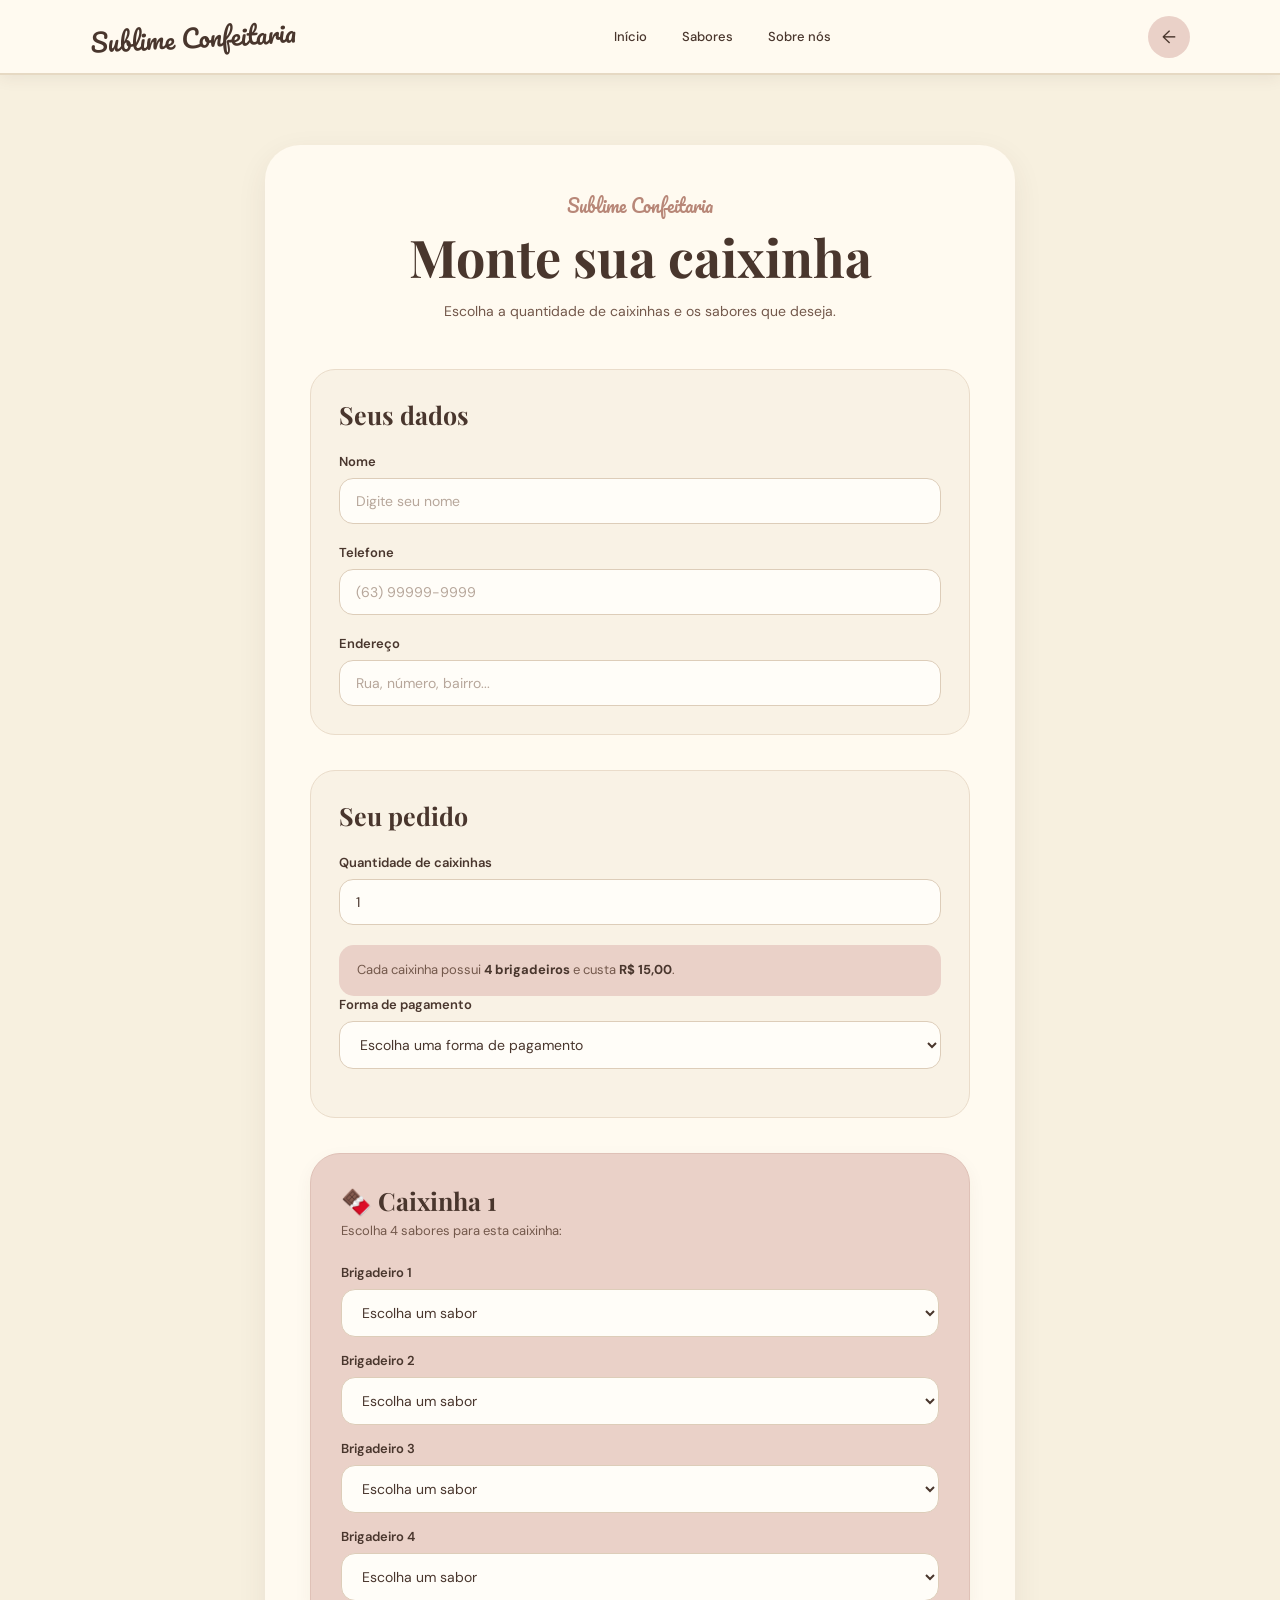
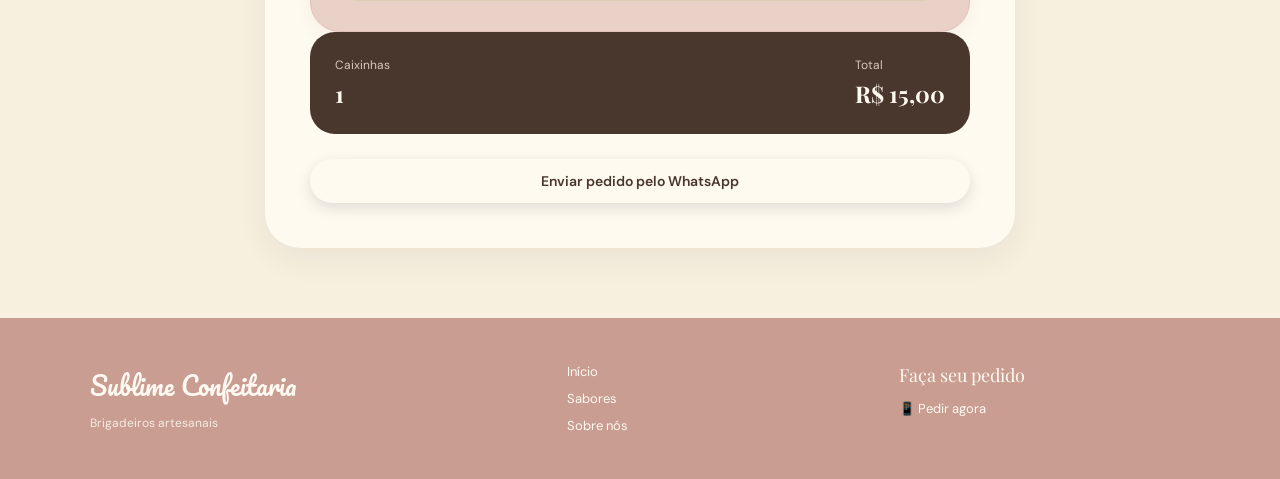
<file: pedido.html>
<!DOCTYPE html>
<html lang="pt-BR">
<head>
    <meta charset="UTF-8">
    <meta name="viewport" content="width=device-width, initial-scale=1.0">

    <title>Fazer Pedido | Sublime Confeitaria</title>

    <link rel="stylesheet" href="style.css">
</head>

<body>

    <!-- =================================
         CABEÇALHO
    ================================== -->

    <header class="header">

        <div class="logo">
            Sublime Confeitaria
        </div>

        <nav class="menu">

            <a href="index.html">
                Início
            </a>

            <a href="index.html#sabores">
                Sabores
            </a>

            <a href="index.html#sobre">
                Sobre nós
            </a>

        </nav>

        <a href="index.html" class="carrinho">
            ←
        </a>

    </header>


    <!-- =================================
         CONTEÚDO PRINCIPAL
    ================================== -->

    <main>

        <section class="pagina-pedido">

            <div class="pedido-container">

                <!-- TÍTULO -->

                <div class="pedido-titulo">

                    <p class="subtitulo">
                        Sublime Confeitaria
                    </p>

                    <h1>
                        Monte sua caixinha
                    </h1>

                    <p>
                        Escolha a quantidade de caixinhas
                        e os sabores que deseja.
                    </p>

                </div>


                <!-- =================================
                     DADOS DO CLIENTE
                ================================== -->

                <div class="formulario-secao">

                    <h2>
                        Seus dados
                    </h2>


                    <!-- NOME -->

                    <div class="campo">

                        <label for="nome">
                            Nome
                        </label>

                        <input
                            type="text"
                            id="nome"
                            placeholder="Digite seu nome"
                        >

                    </div>


                    <!-- TELEFONE -->

                    <div class="campo">

                        <label for="telefone">
                            Telefone
                        </label>

                        <input
                            type="tel"
                            id="telefone"
                            placeholder="(63) 99999-9999"
                        >

                    </div>


                    <!-- ENDEREÇO -->

                    <div class="campo">

                        <label for="endereco">
                            Endereço
                        </label>

                        <input
                            type="text"
                            id="endereco"
                            placeholder="Rua, número, bairro..."
                        >

                    </div>

                </div>


                <!-- =================================
                     QUANTIDADE DE CAIXINHAS
                ================================== -->

                <div class="formulario-secao">

                    <h2>
                        Seu pedido
                    </h2>


                    <div class="campo">

                        <label for="quantidadeCaixas">
                            Quantidade de caixinhas
                        </label>

                        <input
                            type="number"
                            id="quantidadeCaixas"
                            min="1"
                            value="1"
                        >

                    </div>


                    <div class="informacao-caixa">

                        Cada caixinha possui
                        <strong>4 brigadeiros</strong>
                        e custa
                        <strong>R$ 15,00</strong>.

                    </div>


                    <div class="campo">

                        <label for="pagamento">
                            Forma de pagamento
                        </label>
                  <select id="pagamento" required>

                   <option value="" disabled selected>
                        Escolha uma forma de pagamento
                    </option>

                     <option value="Dinheiro">
                                💵 Dinheiro
                     </option>

                     <option value="Pix">
                              📱 Pix
                       </option>

                      </select>

                    </div>


                    <div
                        class="campo"
                        id="campoTroco"
                        style="display: none;"
                    >

                        <label for="troco">
                            Precisa de troco?
                        </label>

                        <select id="troco">

                            <option value="" disabled selected>
                                Escolha uma opção
                            </option>

                            <option value="Não">
                                Não
                            </option>

                            <option value="Sim">
                                Sim
                            </option>

                        </select>

                    </div>


                    <div
                        class="campo"
                        id="campoValorTroco"
                        style="display: none;"
                    >

                        <label for="valorTroco">
                            Troco para quanto?
                        </label>

                        <input
                            type="number"
                            id="valorTroco"
                            placeholder="Ex: 50,00"
                            min="0"
                            step="0.01"
                        >

                    </div>

                </div>


                <!-- =================================
                     CAIXINHAS
                ================================== -->

                <div id="caixasContainer">

                    <!--

                        As caixinhas serão
                        criadas aqui pelo JavaScript.

                    -->

                </div>


                <!-- =================================
                     RESUMO DO PEDIDO
                ================================== -->

                <div class="resumo-pedido">

                    <div>

                        <span>
                            Caixinhas
                        </span>

                        <strong id="resumoCaixas">
                            1
                        </strong>

                    </div>


                    <div>

                        <span>
                            Total
                        </span>

                        <strong id="valorTotal">
                            R$ 15,00
                        </strong>

                    </div>

                </div>


                <!-- =================================
                     BOTÃO
                ================================== -->

                <button
                    type="button"
                    class="botao botao-whatsapp"
                    id="enviarPedido"
                >

                    Enviar pedido pelo WhatsApp

                </button>

            </div>

        </section>

    </main>


    <!-- =================================
         RODAPÉ
    ================================== -->

    <footer class="footer">

        <div class="footer-logo">

            Sublime Confeitaria

            <p>
                Brigadeiros artesanais
            </p>

        </div>


        <div class="footer-links">

            <a href="index.html">
                Início
            </a>

            <a href="index.html#sabores">
                Sabores
            </a>

            <a href="index.html#sobre">
                Sobre nós
            </a>

        </div>


        <div class="footer-contato">

            <p>
                Faça seu pedido
            </p>

            <a href="pedido.html">
                📱 Pedir agora
            </a>

        </div>

    </footer>


    <script src="pedido.js"></script>

</body>
</html>
</file>
<file: style.css>
@charset "UTF-8";

/* =========================================
   FONTES
========================================= */

@import url('https://fonts.googleapis.com/css2?family=DM+Sans:wght@400;500;600&family=Playfair+Display:wght@500;600;700&family=Pacifico&display=swap');


/* =========================================
   RESET
========================================= */

* {
    margin: 0;
    padding: 0;
    box-sizing: border-box;
}

html {
    scroll-behavior: smooth;
}

body {
    background: #f7f0df;
    color: #49362d;
    font-family: "DM Sans", sans-serif;
}

a {
    text-decoration: none;
    color: inherit;
}


/* =========================================
   CORES
========================================= */

:root {
    --creme: #f7f0df;
    --creme-claro: #fffaf0;
    --marrom: #49362d;
    --marrom-claro: #73584b;
    --rosa: #d9b9ae;
    --rosa-claro: #ead1c8;
    --rosa-escuro: #b88778;
    --branco: #fffdf8;
}


/* =========================================
   CABEÇALHO
========================================= */

.header {
    width: 100%;
    height: 75px;

    padding: 0 7%;

    display: flex;
    align-items: center;
    justify-content: space-between;

    background: var(--creme-claro);

    position: relative;
    z-index: 10;

    border-bottom: 2px solid #e6d9c3;

    box-shadow: 0 3px 15px rgba(73, 54, 45, 0.08);
}


/* LOGO */

.logo {
    font-family: "Pacifico", cursive;
    font-size: 25px;
    color: var(--marrom);

    transform: rotate(-3deg);
}


/* MENU */

.menu {
    display: flex;
    align-items: center;
    gap: 35px;
}

.menu a {
    font-family: "DM Sans", sans-serif;

    font-size: 13px;
    font-weight: 500;

    color: var(--marrom);

    position: relative;

    transition: 0.3s ease;
}

.menu a::after {
    content: "";

    width: 0;
    height: 2px;

    background: var(--rosa-escuro);

    position: absolute;
    bottom: -6px;
    left: 50%;

    transform: translateX(-50%);

    transition: 0.3s ease;
}

.menu a:hover {
    color: var(--rosa-escuro);
}

.menu a:hover::after {
    width: 100%;
}


/* CARRINHO */

.carrinho {
    width: 42px;
    height: 42px;

    border-radius: 50%;

    display: flex;
    align-items: center;
    justify-content: center;

    background: var(--rosa-claro);

    font-size: 18px;

    transition: 0.3s ease;
}

.carrinho:hover {
    transform: scale(1.1) rotate(-5deg);
    background: var(--rosa);
}


/* =========================================
   HERO
========================================= */

.hero {
    min-height: 490px;

    display: flex;
    align-items: center;

    position: relative;

    overflow: hidden;

    background:
        linear-gradient(
            90deg,
            rgba(73, 54, 45, 0.78),
            rgba(73, 54, 45, 0.2)
        ),
        url("img/brigadeiros.jpg");

    background-size: cover;
    background-position: center;
}

/* imagem, retirada */
.hero-imagem {
    display: none;
}

.hero-imagem img {
    width: 100%;
    max-width: 500px;
    height: auto;
    display: block;
}


/* TEXTO */

.hero-text {
    width: 55%;
    padding-left: 8%;

    color: white;

    position: relative;
    z-index: 2;
}

.pequeno-titulo {
    font-family: "Pacifico", cursive;

    font-size: 18px;

    margin-bottom: 15px;

    color: #fff5e8;
}

.hero h1 {
    font-family: "Playfair Display", serif;

    font-size: clamp(45px, 6vw, 76px);

    line-height: 0.98;

    font-weight: 600;

    margin-bottom: 22px;

    letter-spacing: -2px;
}

.hero-descricao {
    max-width: 390px;

    font-size: 15px;

    line-height: 1.7;

    margin-bottom: 30px;

    color: #fff4e8;
}


/* =========================================
   BOTÕES
========================================= */

.botao {
    display: inline-flex;
    align-items: center;
    justify-content: center;

    padding: 13px 24px;

    background: var(--creme-claro);

    color: var(--marrom);

    border-radius: 30px;

    font-size: 13px;
    font-weight: 600;

    box-shadow: 0 5px 15px rgba(0,0,0,0.12);

    transition: 0.3s ease;
}

.botao:hover {
    transform: translateY(-4px);

    background: white;

    box-shadow: 0 8px 20px rgba(0,0,0,0.18);
}


/* =========================================
   SEÇÕES
========================================= */

.destaques,
.sobre {
    padding: 75px 7%;
}


/* =========================================
   TÍTULOS
========================================= */

.titulo-secao {
    display: flex;
    align-items: end;
    justify-content: space-between;

    margin-bottom: 35px;
}

.subtitulo {
    font-family: "Pacifico", cursive;

    color: var(--rosa-escuro);

    font-size: 18px;

    margin-bottom: 7px;
}

.titulo-secao h2,
.sobre h2,
.pedido h2 {
    font-family: "Playfair Display", serif;

    font-size: clamp(32px, 4vw, 48px);

    color: var(--marrom);

    line-height: 1.1;
}

.decoracao {
    font-size: 22px;

    letter-spacing: 5px;

    color: var(--rosa-escuro);

    margin-bottom: 8px;
}


/* =========================================
   PRODUTOS
========================================= */

.produtos {
    display: grid;

    grid-template-columns: repeat(3, 1fr);

    gap: 28px;
}


/* CARD */

.produto {
    background: var(--rosa-claro);

    border-radius: 35px 35px 30px 30px;

    overflow: hidden;

    transition: 0.35s ease;

    box-shadow: 0 8px 20px rgba(73, 54, 45, 0.06);
}

.produto:hover {
    transform: translateY(-10px) rotate(-1deg);

    box-shadow: 0 15px 30px rgba(73, 54, 45, 0.13);
}


/* IMAGEM */

.produto-imagem {
    width: 100%;
    height: 230px;

    overflow: hidden;
}

.produto-imagem img {
    width: 100%;
    height: 100%;

    object-fit: cover;

    transition: 0.5s ease;
}

.produto:hover .produto-imagem img {
    transform: scale(1.07);
}


/* INFORMAÇÕES */

.produto-info {
    padding: 22px 25px 28px;

    text-align: center;
}

.produto-info h3 {
    font-family: "Playfair Display", serif;

    font-size: 21px;

    margin-bottom: 8px;

    color: var(--marrom);
}

.produto-info p {
    font-size: 13px;

    line-height: 1.5;

    color: var(--marrom-claro);

    min-height: 40px;

    margin-bottom: 15px;
}

.produto-info strong {
    display: inline-block;

    font-family: "Playfair Display", serif;

    font-size: 18px;

    color: var(--rosa-escuro);
}


/* BOTÃO SECUNDÁRIO */

.botao-secundario {
    display: table;

    margin: 38px auto 0;

    padding: 11px 25px;

    border: 1px solid var(--marrom);

    border-radius: 25px;

    font-size: 13px;
    font-weight: 500;

    transition: 0.3s ease;
}

.botao-secundario:hover {
    background: var(--marrom);

    color: white;

    transform: translateY(-3px);
}


/* =========================================
   SOBRE
========================================= */

.sobre {
    display: grid;

    grid-template-columns: 1fr 1fr;

    align-items: center;

    gap: 70px;

    background: #ead8c9;
}


/* IMAGEM */

.sobre-imagem {
    height: 450px;

    border-radius: 50px 15px 50px 15px;

    overflow: hidden;

    transform: rotate(-2deg);

    box-shadow: 0 15px 30px rgba(73,54,45,0.12);
}

.sobre-imagem img {
    width: 100%;
    height: 100%;

    object-fit: cover;
}


/* TEXTO */

.sobre-texto {
    max-width: 500px;
}

.sobre-texto h2 {
    margin-bottom: 25px;
}

.sobre-texto > p:not(.subtitulo) {
    font-size: 15px;

    line-height: 1.8;

    color: var(--marrom-claro);

    margin-bottom: 17px;
}

.coracao {
    display: inline-block;

    margin-top: 10px;

    font-size: 25px;

    animation: pulsar 2s infinite;
}


/* =========================================
   PEDIDO
========================================= */

.pedido {
    padding: 90px 7%;

    text-align: center;

    background: var(--marrom);

    position: relative;

    overflow: hidden;
}

.pedido::before {
    content: "♡";

    position: absolute;

    font-size: 250px;

    color: rgba(255,255,255,0.03);

    left: 5%;
    top: -80px;

    transform: rotate(-20deg);
}

.pedido::after {
    content: "♡";

    position: absolute;

    font-size: 200px;

    color: rgba(255,255,255,0.03);

    right: 5%;
    bottom: -80px;

    transform: rotate(20deg);
}

.pedido-conteudo {
    position: relative;
    z-index: 2;
}

.pedido .subtitulo {
    color: var(--rosa);
}

.pedido h2 {
    color: var(--creme-claro);

    margin-bottom: 18px;
}

.pedido p:not(.subtitulo) {
    max-width: 500px;

    margin: 0 auto 28px;

    line-height: 1.7;

    font-size: 15px;

    color: #e8d9cc;
}


/* =========================================
   RODAPÉ
========================================= */

.footer {
    padding: 45px 7%;

    display: grid;

    grid-template-columns: 1.5fr 1fr 1fr;

    gap: 40px;

    background: #c99d91;

    color: #fff9f1;
}


/* LOGO */

.footer-logo {
    font-family: "Pacifico", cursive;

    font-size: 25px;
}

.footer-logo p {
    font-family: "DM Sans", sans-serif;

    font-size: 12px;

    margin-top: 8px;

    opacity: 0.85;
}


/* LINKS */

.footer-links,
.footer-contato {
    display: flex;

    flex-direction: column;

    gap: 10px;
}

.footer-links a,
.footer-contato a {
    font-size: 13px;

    transition: 0.3s ease;
}

.footer-links a:hover,
.footer-contato a:hover {
    transform: translateX(5px);

    opacity: 0.7;
}

.footer-contato p {
    font-family: "Playfair Display", serif;

    font-size: 18px;

    margin-bottom: 3px;
}


/* =========================================
   ANIMAÇÕES
========================================= */

@keyframes pulsar {

    0% {
        transform: scale(1);
    }

    50% {
        transform: scale(1.15);
    }

    100% {
        transform: scale(1);
    }

}


/* =========================================
   RESPONSIVIDADE
========================================= */

@media (max-width: 900px) {

    .header {
        padding: 0 5%;
    }

    .menu {
        gap: 18px;
    }

    .menu a {
        font-size: 12px;
    }

    .hero-text {
        width: 65%;
        padding-left: 6%;
    }

    .produtos {
        grid-template-columns: repeat(2, 1fr);
    }

    .sobre {
        grid-template-columns: 1fr;

        gap: 45px;
    }

    .sobre-imagem {
        height: 400px;
    }

    .sobre-texto {
        max-width: 100%;
    }

}


@media (max-width: 650px) {

    /* HEADER */

    .header {
        height: auto;

        padding: 18px 5%;

        flex-wrap: wrap;

        gap: 15px;
    }

    .logo {
        font-size: 22px;
    }

    .menu {
        order: 3;

        width: 100%;

        justify-content: center;

        gap: 18px;

        overflow-x: auto;
    }

    .menu a {
        white-space: nowrap;
    }


    /* HERO */

    .hero {
        min-height: 580px;

        background-position: center;
    }

    .hero-text {
        width: 100%;

        padding: 60px 8%;
    }

    .hero h1 {
        font-size: 48px;
    }


    /* DESTAQUES */

    .destaques {
        padding: 60px 6%;
    }

    .titulo-secao {
        align-items: start;
    }

    .decoracao {
        display: none;
    }

    .produtos {
        grid-template-columns: 1fr;
    }

    .produto-imagem {
        height: 250px;
    }


    /* SOBRE */

    .sobre {
        padding: 60px 7%;
    }

    .sobre-imagem {
        height: 330px;
    }


    /* PEDIDO */

    .pedido {
        padding: 70px 7%;
    }


    /* FOOTER */

    .footer {
        grid-template-columns: 1fr;

        text-align: center;

        gap: 30px;
    }

    .footer-links,
    .footer-contato {
        align-items: center;
    }

}
/* =========================================
   PÁGINA DE PEDIDOS
========================================= */

.pagina-pedido {
    min-height: 100vh;

    padding: 70px 20px;

    background: var(--creme);
}


/* =========================================
   CONTAINER DO PEDIDO
========================================= */

.pedido-container {
    width: 100%;
    max-width: 750px;

    margin: 0 auto;

    padding: 45px;

    background: var(--creme-claro);

    border-radius: 35px;

    box-shadow:
        0 10px 30px rgba(73, 54, 45, 0.08);
}


/* =========================================
   TÍTULO
========================================= */

.pedido-titulo {
    text-align: center;

    margin-bottom: 45px;
}

.pedido-titulo h1 {
    font-family: "Playfair Display", serif;

    font-size: clamp(36px, 5vw, 52px);

    line-height: 1.1;

    color: var(--marrom);

    margin-bottom: 15px;
}

.pedido-titulo > p:last-child {
    max-width: 480px;

    margin: 0 auto;

    color: var(--marrom-claro);

    font-size: 14px;

    line-height: 1.7;
}


/* =========================================
   SEÇÕES DO FORMULÁRIO
========================================= */

.formulario-secao {
    margin-bottom: 35px;

    padding: 28px;

    background: #f9f2e5;

    border: 1px solid #eadcca;

    border-radius: 25px;
}

.formulario-secao h2 {
    font-family: "Playfair Display", serif;

    font-size: 25px;

    color: var(--marrom);

    margin-bottom: 22px;
}


/* =========================================
   CAMPOS
========================================= */

.campo {
    margin-bottom: 20px;
}

.campo:last-child {
    margin-bottom: 0;
}

.campo label {
    display: block;

    margin-bottom: 8px;

    font-size: 13px;

    font-weight: 600;

    color: var(--marrom);
}


/* INPUTS */

.campo input,
.campo select,
.campo textarea {
    width: 100%;

    padding: 13px 16px;

    border: 1px solid #ddcdb9;

    border-radius: 14px;

    background: var(--branco);

    color: var(--marrom);

    font-family: "DM Sans", sans-serif;

    font-size: 14px;

    outline: none;

    transition: 0.3s ease;
}


/* EFEITO AO CLICAR */

.campo input:focus,
.campo select:focus,
.campo textarea:focus {

    border-color: var(--rosa-escuro);

    box-shadow:
        0 0 0 3px rgba(184, 135, 120, 0.12);
}


/* PLACEHOLDER */

.campo input::placeholder,
.campo textarea::placeholder {

    color: #b7a79b;
}


/* TEXTAREA */

.campo textarea {

    resize: vertical;

    min-height: 120px;
}


/* =========================================
   INFORMAÇÃO DA CAIXINHA
========================================= */

.informacao-caixa {

    margin-top: 20px;

    padding: 15px 18px;

    background: var(--rosa-claro);

    border-radius: 15px;

    color: var(--marrom-claro);

    font-size: 13px;

    line-height: 1.6;
}

.informacao-caixa strong {

    color: var(--marrom);

}


/* =========================================
   CAIXINHAS
========================================= */

.caixas-container {

    display: flex;

    flex-direction: column;

    gap: 25px;

    margin-bottom: 35px;
}


/* =========================================
   UMA CAIXINHA
========================================= */

.caixa-pedido {

    padding: 30px;

    background: var(--rosa-claro);

    border-radius: 30px;

    border: 1px solid #dfc1b7;

    box-shadow:
        0 6px 18px rgba(73, 54, 45, 0.05);

    animation: aparecerCaixa 0.4s ease;
}


/* TÍTULO DA CAIXA */

.caixa-pedido h3 {

    font-family: "Playfair Display", serif;

    font-size: 25px;

    color: var(--marrom);

    margin-bottom: 5px;
}


/* DESCRIÇÃO */

.caixa-pedido > p {

    margin-bottom: 25px;

    font-size: 13px;

    color: var(--marrom-claro);

}


/* =========================================
   SELECT DOS SABORES
========================================= */

.caixa-pedido .campo {

    margin-bottom: 15px;
}

.caixa-pedido .campo:last-child {

    margin-bottom: 0;
}


/* =========================================
   RESUMO DO PEDIDO
========================================= */

.resumo-pedido {

    display: flex;

    justify-content: space-between;

    align-items: center;

    gap: 20px;

    padding: 25px;

    margin-bottom: 25px;

    background: var(--marrom);

    border-radius: 25px;

    color: white;
}


.resumo-pedido div {

    display: flex;

    flex-direction: column;

    gap: 5px;
}


.resumo-pedido span {

    font-size: 12px;

    color: #d9c8bb;
}


.resumo-pedido strong {

    font-family: "Playfair Display", serif;

    font-size: 23px;

    color: var(--creme-claro);
}


/* =========================================
   BOTÃO WHATSAPP
========================================= */

.botao-whatsapp {

    width: 100%;

    border: none;

    cursor: pointer;

    font-family: "DM Sans", sans-serif;

    font-size: 14px;
}


/* =========================================
   ANIMAÇÃO DAS CAIXINHAS
========================================= */

@keyframes aparecerCaixa {

    from {

        opacity: 0;

        transform:
            translateY(15px);

    }

    to {

        opacity: 1;

        transform:
            translateY(0);

    }

}


/* =========================================
   RESPONSIVIDADE — PEDIDOS
========================================= */

@media (max-width: 650px) {

    .pagina-pedido {

        padding: 40px 15px;

    }


    .pedido-container {

        padding: 28px 18px;

        border-radius: 25px;

    }


    .pedido-titulo {

        margin-bottom: 35px;

    }


    .pedido-titulo h1 {

        font-size: 38px;

    }


    .formulario-secao {

        padding: 20px;

        border-radius: 20px;

    }


    .caixa-pedido {

        padding: 22px;

        border-radius: 23px;

    }


    .caixa-pedido h3 {

        font-size: 22px;

    }


    .resumo-pedido {

        padding: 20px;

        border-radius: 20px;

    }


    .resumo-pedido strong {

        font-size: 20px;

    }

}

.informacao-sabores {

    width: fit-content;

    margin: 0 auto 35px;

    padding: 12px 22px;

    background-color: var(--creme-claro);

    border: 1px solid var(--rosa-claro);

    border-radius: 30px;

    color: var(--marrom);

    font-size: 0.95rem;

    text-align: center;

    box-shadow: 0 5px 15px rgba(73, 54, 45, 0.06);

}
</file>
